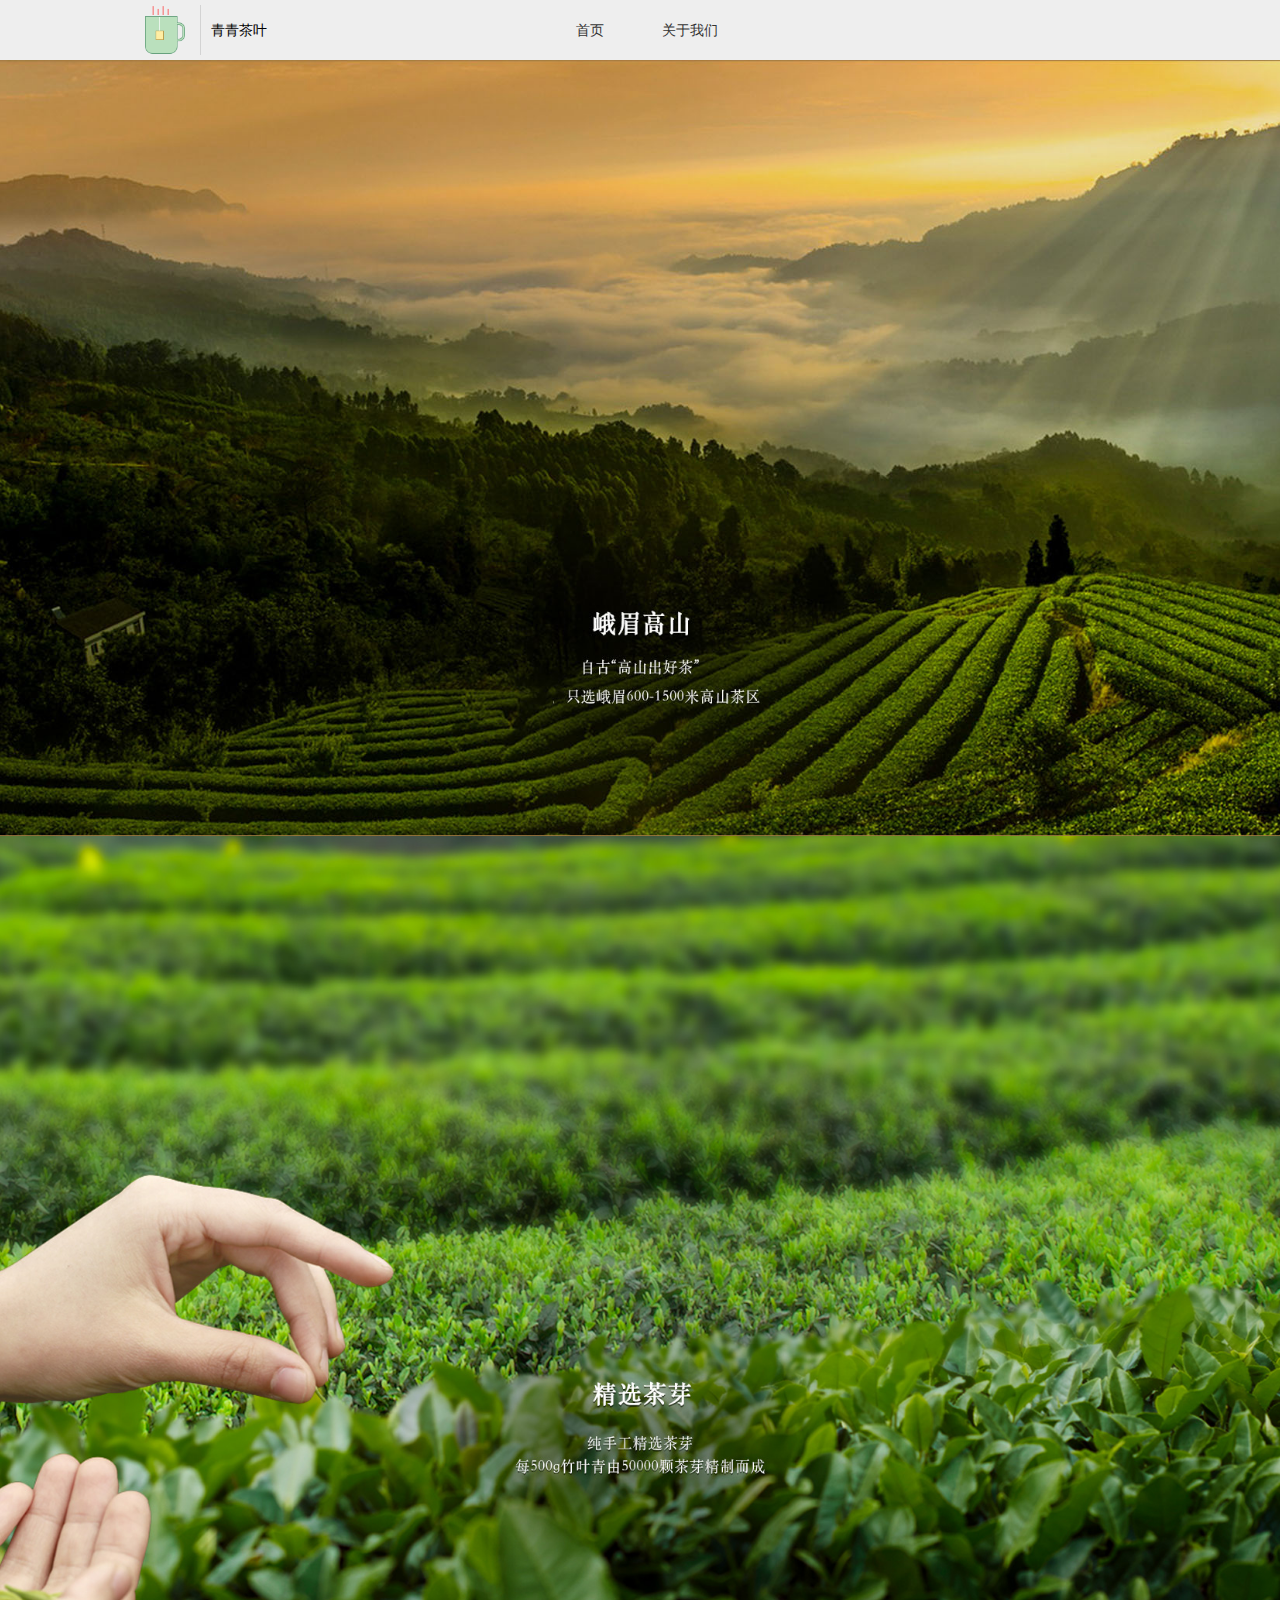
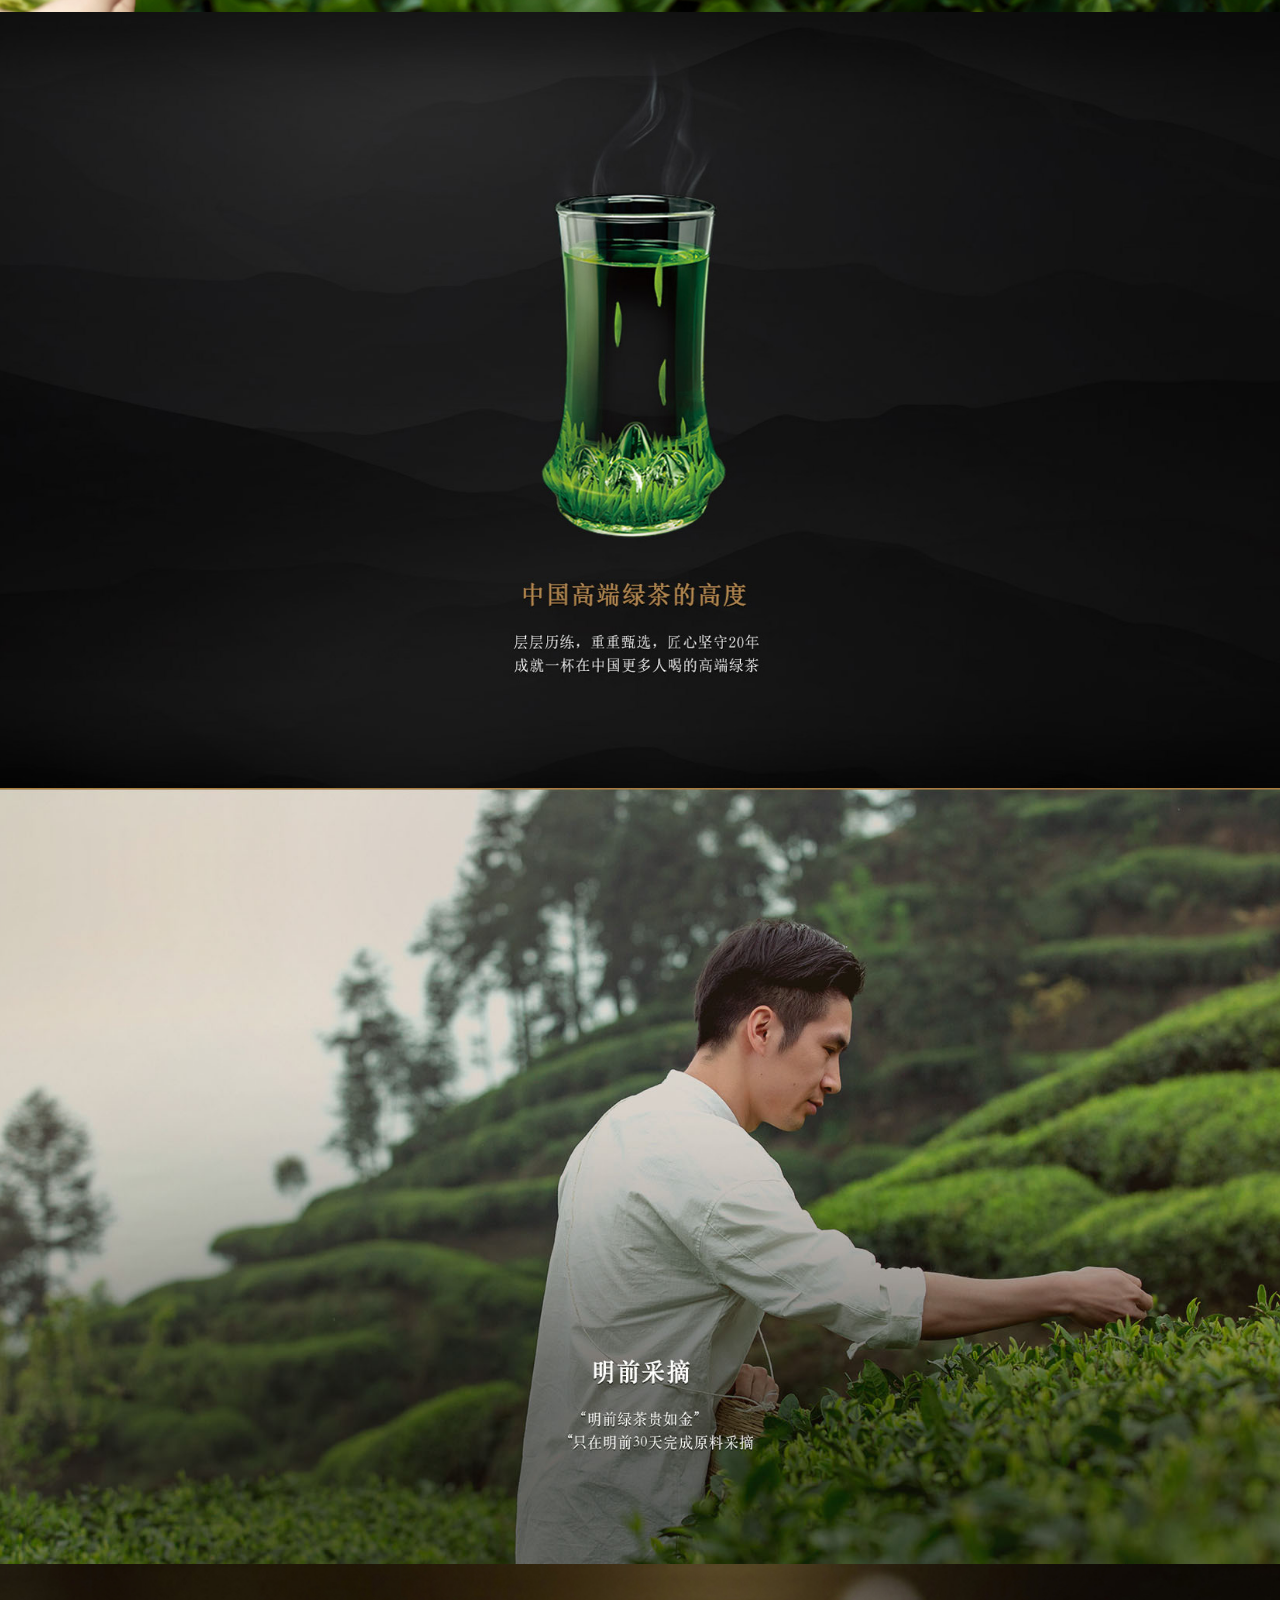
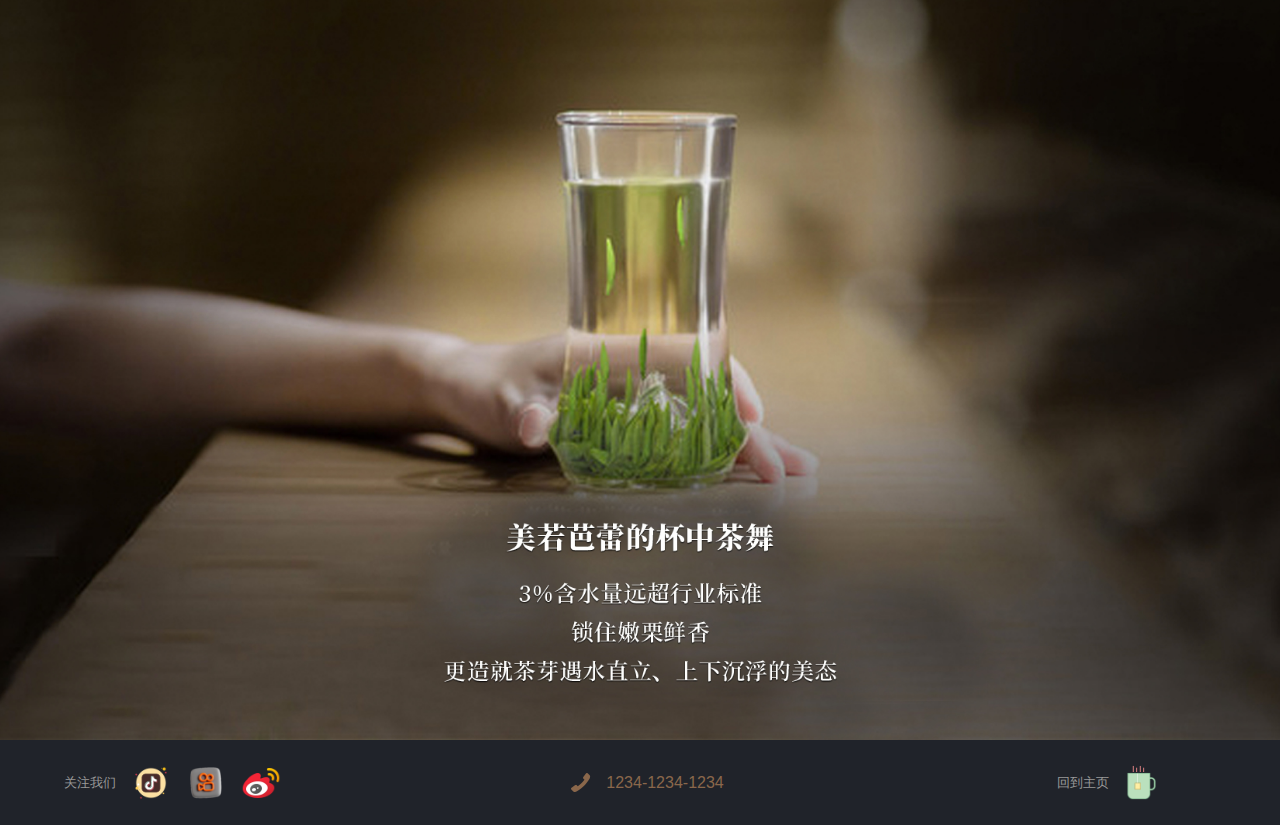
<file: index.html>
<!DOCTYPE html>
<html lang="en">

<head>
    <meta charset="UTF-8">
    <meta http-equiv="X-UA-Compatible" content="IE=edge">
    <meta name="viewport" content="width=device-width, initial-scale=1.0">
    <title>青青茶叶</title>
    <link rel="stylesheet" href="css/index.css">
</head>

<body>
    <header>
        <div class="container">
            <div class="nav_left">
                <img src="img/logo.png" alt="">
                <div class="logo_text">
                    <span>青青茶叶</span>
                </div>
            </div>

            <div id="main">
                <ul id="list">
                    <li>
                        <a href="#">首页</a>
                    </li>
                    <li>
                        <a href="#">关于我们</a>
                        <ul class="two">
                            <li><a href="intro.html">企业概况</a></li>
                            <li><a href="product.html">产品中心</a></li>
                            <li><a href="duty.html">社会责任</a></li>
                        </ul>
                    </li>
                </ul>
            </div>
        </div>
    </header>


    <div class="content">
        <div class="showimg" id="img1"></div>
        <div class="showimg" id="img2"></div>
        <div class="showimg" id="img3"></div>
        <div class="showimg" id="img4"></div>
        <div class="showimg" id="img5"></div>
    </div>

    <footer>
        <div id="footerdiv">
            <div id="link">
                <div id="followus">关注我们</div>
                <a id="tiktok" href="https://www.douyin.com"></a>
                <a id="kuaishou" href="https://www.kuaishou.com/new-reco"></a>
                <a id="weibo" href="https://weibo.com"></a>
            </div>
            <div id="phone">
                <div id="phoneimg"></div>
                <div id="phonenumber">1234-1234-1234</div>
            </div>
            <div id="mainpage">
                <div id="mainpagetext" >回到主页</div>
                <a id="mainpageLogo" href="index.html"></a>
            </div>
        </div>
    </footer>
</body>

</html>
</file>
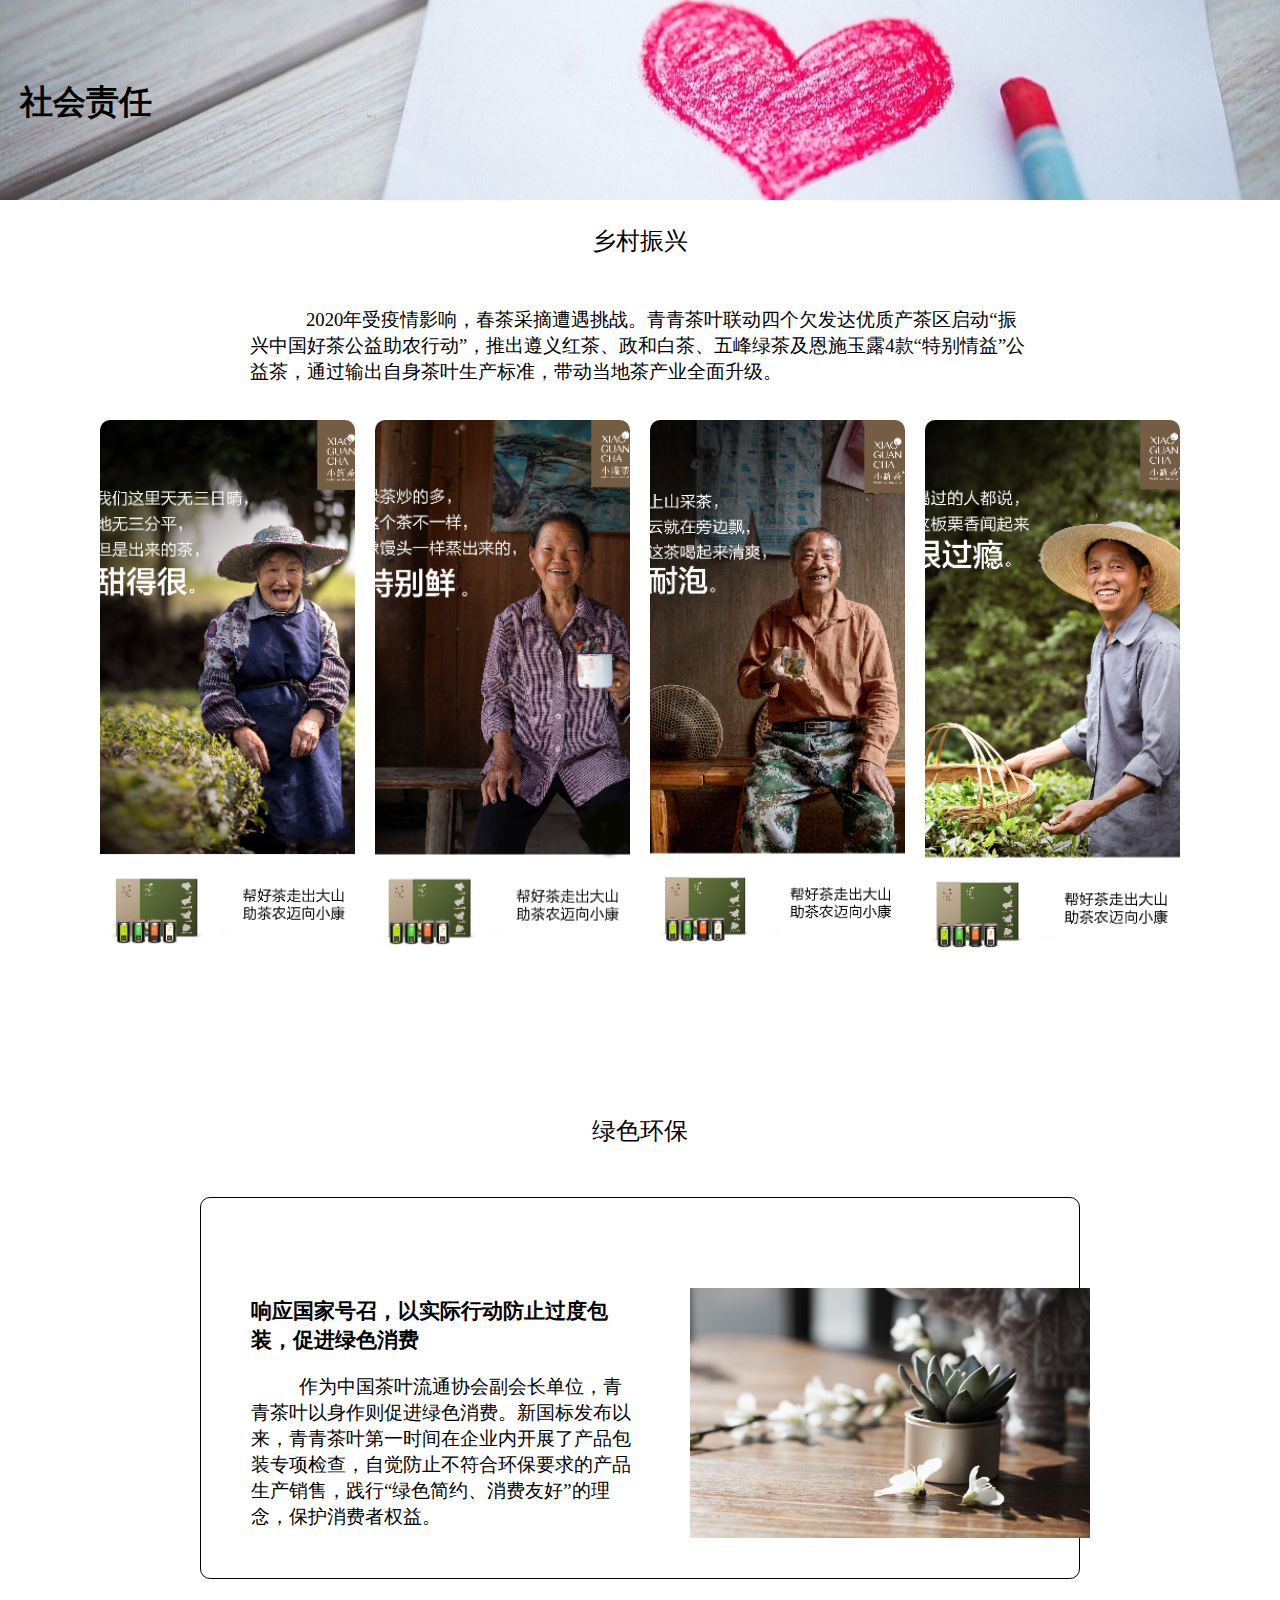
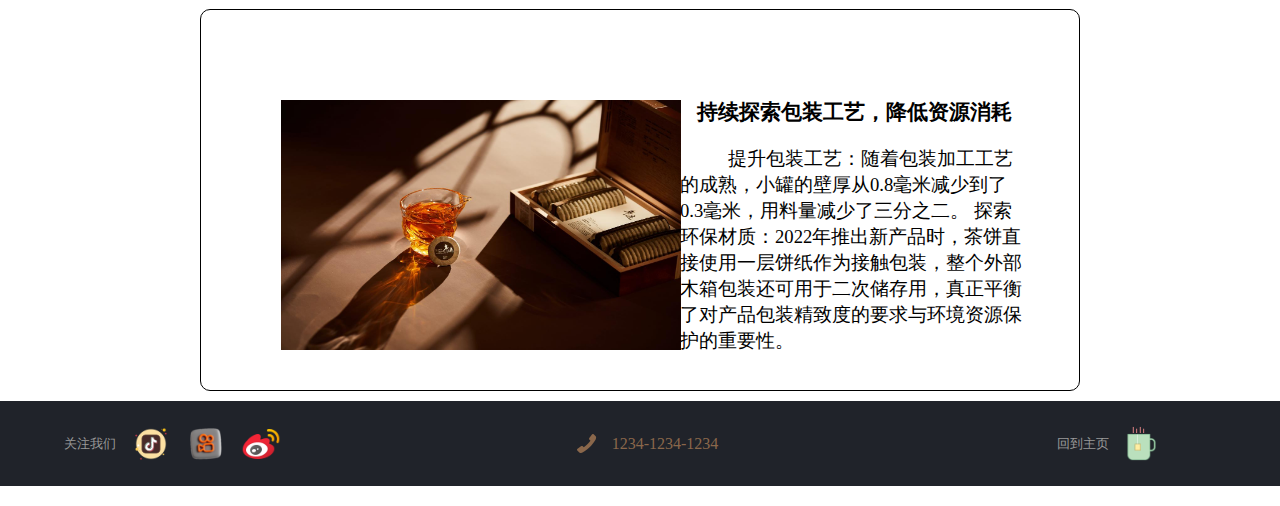
<file: duty.html>
<!DOCTYPE html>
<html lang="en">
<head>
    <meta charset="UTF-8">
    <title>社会责任</title>
    <link rel="stylesheet" href="css/duty.css">
</head>
<body>
<header>
   <span id="headertext">社会责任</span>
</header>

<div class="content">
    <div id="duty1">
        <div id="title1">乡村振兴</div>
        <div id="text1">2020年受疫情影响，春茶采摘遭遇挑战。青青茶叶联动四个欠发达优质产茶区启动“振兴中国好茶公益助农行动”，推出遵义红茶、政和白茶、五峰绿茶及恩施玉露4款“特别情益”公益茶，通过输出自身茶叶生产标准，带动当地茶产业全面升级。</div>
        <div id="box1">
            <div id="pic1"></div>
            <div id="pic2"></div>
            <div id="pic3"></div>
            <div id="pic4"></div>
        </div>
    </div>
    <div id="duty2">
        <div id="title2">绿色环保</div>
        <div id="box2">
            <div id="flow1">
                <div id="left1">
                   <div id="leftTitle1">响应国家号召，以实际行动防止过度包装，促进绿色消费</div>
                    <div id="leftText1">作为中国茶叶流通协会副会长单位，青青茶叶以身作则促进绿色消费。新国标发布以来，青青茶叶第一时间在企业内开展了产品包装专项检查，自觉防止不符合环保要求的产品生产销售，践行“绿色简约、消费友好”的理念，保护消费者权益。</div>
                </div>
                <div id="right1">
                    <img src="img/duty2img1.jpg" width="400px"  height="250px">
                </div>
            </div>
            <div id="flow2">
                <div id="right2">
                    <img src="img/duty2img2.jpg" width="400px" height="250px">
                </div>
                <div id="left2">
                    <div id="leftTitle2">持续探索包装工艺，降低资源消耗</div>
                    <div id="leftText2">提升包装工艺：随着包装加工工艺的成熟，小罐的壁厚从0.8毫米减少到了0.3毫米，用料量减少了三分之二。 探索环保材质：2022年推出新产品时，茶饼直接使用一层饼纸作为接触包装，整个外部木箱包装还可用于二次储存用，真正平衡了对产品包装精致度的要求与环境资源保护的重要性。</div>
                </div>
            </div>
        </div>
    </div>
</div>

<footer>
    <div id="footerdiv">
        <div id="link">
            <div id="followus">关注我们</div>
            <a id="tiktok" href="https://www.douyin.com"></a>
            <a id="kuaishou" href="https://www.kuaishou.com/new-reco"></a>
            <a id="weibo" href="https://weibo.com"></a>
        </div>
        <div id="phone">
            <div id="phoneimg"></div>
            <div id="phonenumber">1234-1234-1234</div>
        </div>
        <div id="mainpage">
            <div id="mainpagetext" >回到主页</div>
            <a id="mainpageLogo" href="index.html"></a>
        </div>
    </div>
</footer>
</body>
</html>
</file>
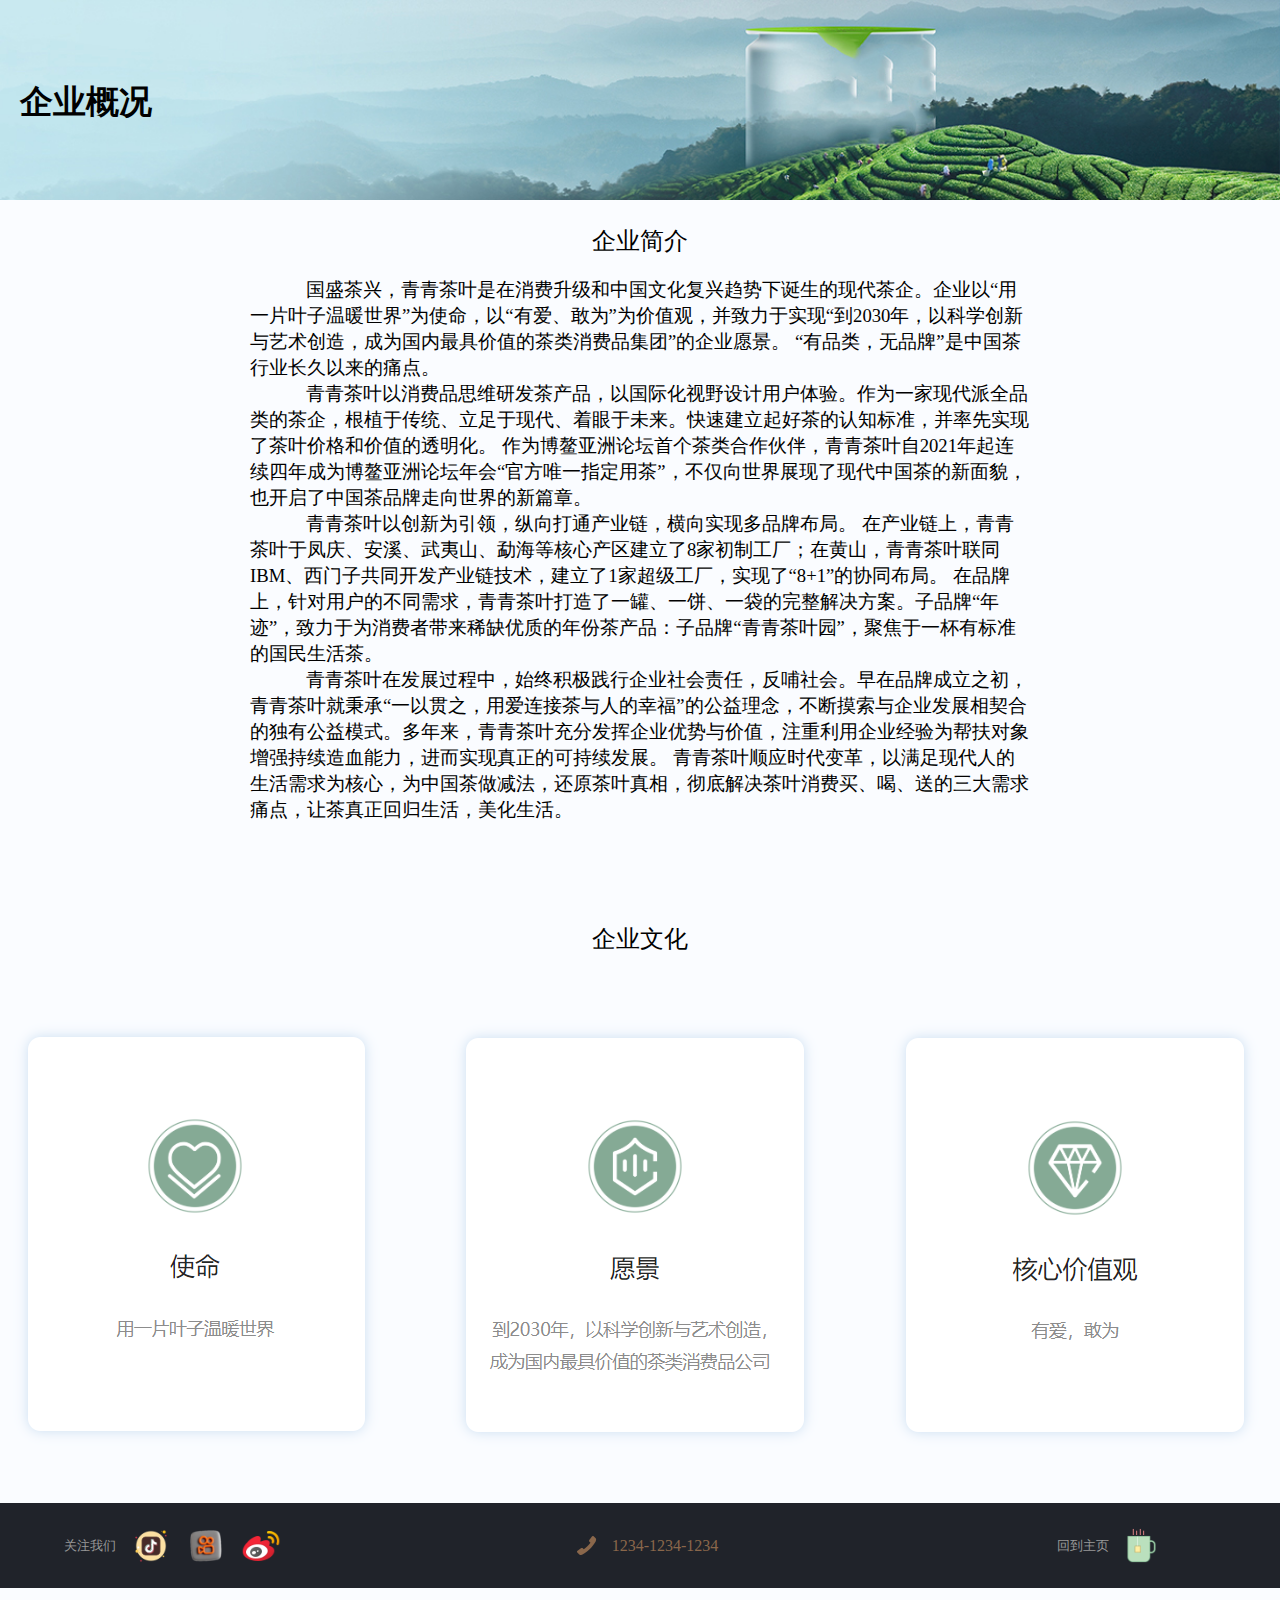
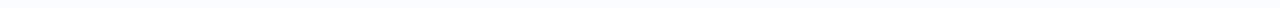
<file: intro.html>
<!DOCTYPE html>
<html lang="en">
<head>
    <meta charset="UTF-8">
    <title>企业概况</title>
    <link rel="stylesheet" href="css/intro.css">
</head>
<body>
<header>
    <span>企业概况</span>
</header>

<div class="content">
    <div id="title1">企业简介</div>
    <div id="text1">
        <div class="word">
            国盛茶兴，青青茶叶是在消费升级和中国文化复兴趋势下诞生的现代茶企。企业以“用一片叶子温暖世界”为使命，以“有爱、敢为”为价值观，并致力于实现“到2030年，以科学创新与艺术创造，成为国内最具价值的茶类消费品集团”的企业愿景。
            “有品类，无品牌”是中国茶行业长久以来的痛点。
        </div>
        <div class="word">
            青青茶叶以消费品思维研发茶产品，以国际化视野设计用户体验。作为一家现代派全品类的茶企，根植于传统、立足于现代、着眼于未来。快速建立起好茶的认知标准，并率先实现了茶叶价格和价值的透明化。
            作为博鳌亚洲论坛首个茶类合作伙伴，青青茶叶自2021年起连续四年成为博鳌亚洲论坛年会“官方唯一指定用茶”，不仅向世界展现了现代中国茶的新面貌，也开启了中国茶品牌走向世界的新篇章。
        </div>
        <div class="word">
            青青茶叶以创新为引领，纵向打通产业链，横向实现多品牌布局。
            在产业链上，青青茶叶于凤庆、安溪、武夷山、勐海等核心产区建立了8家初制工厂；在黄山，青青茶叶联同IBM、西门子共同开发产业链技术，建立了1家超级工厂，实现了“8+1”的协同布局。
            在品牌上，针对用户的不同需求，青青茶叶打造了一罐、一饼、一袋的完整解决方案。子品牌“年迹”，致力于为消费者带来稀缺优质的年份茶产品：子品牌“青青茶叶园”，聚焦于一杯有标准的国民生活茶。
        </div>
        <div class="word">
            青青茶叶在发展过程中，始终积极践行企业社会责任，反哺社会。早在品牌成立之初，青青茶叶就秉承“一以贯之，用爱连接茶与人的幸福”的公益理念，不断摸索与企业发展相契合的独有公益模式。多年来，青青茶叶充分发挥企业优势与价值，注重利用企业经验为帮扶对象增强持续造血能力，进而实现真正的可持续发展。
            青青茶叶顺应时代变革，以满足现代人的生活需求为核心，为中国茶做减法，还原茶叶真相，彻底解决茶叶消费买、喝、送的三大需求痛点，让茶真正回归生活，美化生活。
        </div>
    </div>

    <div id="title2">企业文化</div>
    <div id="text2">
        <div id="box"></div>
    </div>
</div>

<footer>
    <div id="footerdiv">
        <div id="link">
            <div id="followus">关注我们</div>
            <a id="tiktok" href="https://www.douyin.com"></a>
            <a id="kuaishou" href="https://www.kuaishou.com/new-reco"></a>
            <a id="weibo" href="https://weibo.com"></a>
        </div>
        <div id="phone">
            <div id="phoneimg"></div>
            <div id="phonenumber">1234-1234-1234</div>
        </div>
        <div id="mainpage">
            <div id="mainpagetext" >回到主页</div>
            <a id="mainpageLogo" href="index.html"></a>
        </div>
    </div>
</footer>
</body>
</html>
</file>
<file: css/index.css>
/*导入footer样式*/
@import "footer.css";

/*通用设置*/
tbody,
tfoot,
thead,
tr,
th,
td,
textarea,
article,
aside,
audio,
canvas,
figure,
footer,
header,
mark,
menu,
nav,
section,
time,
video ， body,
html {
    margin: 0;
    padding: 0;
}

h1,
h2,
h3,
h4,
h5,
h6 {
    font-size: 100%;
}

article,
aside,
dialog,
figure,
footer,
header,
hgroup,
nav,
section,
blockquote {
    display: block;
}

ul,
ol {
    list-style: none;
}

img {
    border: 0 none;
    vertical-align: top;
}

blockquote,
q {
    quotes: none;
}

blockquote:before,
blockquote:after,
q:before,
q:after {
    content: none;
}

table {
    border-collapse: collapse;
    border-spacing: 0;
}

strong,
em,
i {
    font-style: normal;
    font-weight: normal;
}

ins {
    text-decoration: underline;
}

del {
    text-decoration: line-through;
}

mark {
    background: none;
}

input {
    border: #333;
    background-color: #eee;
}

input::-ms-clear {
    display: none !important;
}

body {
    font: 12px/1.5 \5FAE\8F6F\96C5\9ED1, \5B8B\4F53, "Hiragino Sans GB", STHeiti, "WenQuanYi Micro Hei", "Droid Sans Fallback", SimSun, sans-serif;
    background: #fff;
    font-size: 14px;
}

a {
    text-decoration: none;
    color: #333;
}


ul,
ol {
    margin: 0;
    padding: 0;
}

body {
    margin: 0 !important;
}
/*body*/
body {
    background-color: #eee;
    width: 100%;
}

/*header*/
.container {
    width: 1000px;
    margin: 0 auto;
}

header {
    width: 100%;
    height: 60px;
    z-index: 999;
}

header .container {
    display: flex;
    height: 100%;
}

header .nav_left {
    display: flex;
    width: 400px;
    height: 100%;
}

header .nav_left img {
    width:50px;
    height: 50px;
    margin-top: 5px;
    padding-right: 10px;
    border-right: 1px solid #cccc;
}

header .nav_left .logo_text {
    padding-left: 10px;
    box-sizing: border-box;
    display: flex;
    flex-direction: column;
    justify-content: center;
}

header .container .nav_right {
    width: 600px;
    height: 100%;
}

.two {
    width: 90px;
    height: 80px;
    display: flex;
    flex-direction: column;
    justify-content: center;
}
#main {
    text-align: center;
}

#main a {
    text-decoration: none;
    display: inline-block;
    height: 60px;
    width: 100px;
    line-height: 60px;
}

ul {
    list-style: none;
}

#list {
    display: inline-block;
    margin: 0px;
    padding: 0px;
    vertical-align: bottom;
    height: 60px;
    width: 600px;
}

#list li {
    float: left;
    height: 60px;
    line-height: 60px;
}

a:hover {
    color: #ffff;
}

#list li ul {
    display: none;
    position: absolute;
}

#list li:hover ul {
    display: block;
}

.two {
    z-index: 99999;
    background-color: #ffff;
    height: 180px;
    width: 100px;
}

.two li,
.two li a {
    width: 100px;
    height: 60px;
    line-height: 60px;
    text-align: center;
}

.two li a:hover {
    color: #fff;
}

#list li:hover,
#list>li:hover .two li:hover {
    background-color: #03ae78;
}


/*content*/
.content{
    width: 100%;
    height: 100%;
}
.showimg{
    width: 100%;
    height: 776px;
}
#img1{
    background:url("../img/show1.jpeg") no-repeat center bottom;
    background-size:cover;
}
#img2{
    background:url("../img/show2.jpeg") no-repeat center bottom;
    background-size:cover;
}
#img3{
    background:url("../img/show3.jpeg") no-repeat center bottom;
    background-size:cover;
}
#img4{
    background:url("../img/show4.jpeg") no-repeat center bottom;
    background-size:cover;
}
#img5{
    background:url("../img/show5.jpeg") no-repeat center bottom;
    background-size:cover;
}
</file>
<file: css/duty.css>
/*导入footer样式*/
@import "footer.css";

/*body*/
body{
    width: 100%;
    height: 100%;
    margin: 0;
    padding: 0;
    font-family: serif;
}

/*header*/
header{
    background:url("../img/heart.jpg") no-repeat center bottom;
    background-size: cover;
    width: 100%;
    height: 200px;
}
#headertext{
    position: absolute;
    top:80px;
    left: 20px;
    font-size: 25pt;
    font-weight: bold;
}

/*content*/
.content{
    width: 100%;
    height: 100%;
}

#duty1{
    width: 100%;
    display: flex;
    flex-flow: column nowrap;
    justify-content: center;
    align-items: center;
}
#title1{
    font-size: 18pt;
    margin-top: 25px;
    margin-bottom:50px;
}
#text1{
    margin-left: 250px;
    margin-right: 250px;
    font-weight: lighter;
    font-size: 14pt;
    text-indent: 3em;
}

#box1{
    margin-top: 0;
    margin-left: 400px;
    margin-right: 400px;
    width: 100%;
    height: 600px;
    display: flex;
    flex-flow: row nowrap;
    justify-content: center;
    align-items: center;
}
#pic1{
    border-radius: 10px;
    flex:1;
    width: 300px;
    height: 530px;
    background:url("../img/farmer1.png") no-repeat center bottom;
    background-size: cover;
    margin-left: 100px;
}
#pic2{
    border-radius: 10px;
    flex:1;
    width: 280px;
    height: 530px;
    background:url("../img/farmer2.png") no-repeat center bottom;
    background-size: cover;
    margin-left: 20px;
}
#pic3{
    border-radius: 10px;
    flex:1;
    width: 300px;
    height: 530px;
    background:url("../img/farmer3.png") no-repeat center bottom;
    background-size: cover;
    margin-left: 20px;
}
#pic4{
    border-radius: 10px;
    flex:1;
    width: 300px;
    height: 530px;
    background:url("../img/farmer4.png") no-repeat center bottom;
    background-size: cover;
    margin-left: 20px;
    margin-right: 100px;
}

#duty2{
    margin-top: 50px;
    width: 100%;
    display: flex;
    flex-flow: column nowrap;
    justify-content: center;
    align-items: center;
}
#title2{
    font-size: 18pt;
    margin-top: 80px;
    margin-bottom:50px;
}
#box2{
    margin-left: 200px;
    margin-right: 200px;
}
#flow1{
    border: 1px solid black;
    border-radius: 10px;
    display: flex;
    justify-content: center;
    align-items: center;
    flex-flow: row nowrap;
    margin-bottom: 30px;
    height: 380px;

}
#left1{
    flex:1;
    display: flex;
    justify-content: center;
    align-items: center;
    flex-flow: column nowrap;
    font-size: 14pt;
    margin-left: 50px;
    margin-right: 50px;
}
#leftTitle1{
    font-weight: bold;
    margin-top: 50px;
    margin-bottom: 20px;
    font-size: 16pt;
}
#leftText1{
    text-indent: 3rem;
}
#right1{
    flex:1;
    width:300px;
    height: 200px;
}
#flow2{
    height: 380px;
    border: 1px solid black;
    border-radius: 10px;
    display: flex;
    justify-content: center;
    align-items: center;
    flex-flow: row nowrap;
    margin-bottom: 10px;
}
#left2{
    flex:1;
    display: flex;
    justify-content: center;
    align-items: center;
    flex-flow: column nowrap;
    font-size: 14pt;
    margin-left: 50px;
    margin-right: 50px;
}
#leftTitle2{
    font-weight: bold;
    margin-top: 50px;
    margin-bottom: 20px;
    font-size: 16pt;
}
#leftText2{
    text-indent: 3rem;
}
#right2{
    flex:1;
    width:300px;
    height: 200px;
    margin-left: 80px;

}
</file>
<file: css/intro.css>
/*导入字体和footer样式*/
@import "footer.css";

/*body*/
html{
    margin:0;
    padding: 0;
}
body{
    margin: 0;
    padding: 0;
    width: 100%;
    height: 100%;
    background-color: #FAFCFF;
    font-family: serif;
}

/*header*/
header{
    width: 100%;
    height: 200px;
    background:url("../img/introimg.jpg") no-repeat center bottom;
    background-size:cover;
}
span{
    position: absolute;
    top: 80px;
    left: 20px;
    font-size: 25pt;
    font-weight: bold;
}

/*content*/
.content{
    width: 100%;
    display: flex;
    flex-flow: column;
    align-items: center;
    justify-content: center;
}
#title1{
    font-size: 18pt;
    margin-top: 25px;
    margin-bottom: 20px;
}
.word{
    margin-left: 250px;
    margin-right: 250px;
    font-size: 14pt;
    font-weight: lighter;
    text-indent: 3em;
}

#title2{
    font-size: 18pt;
    margin-top: 100px;
    margin-bottom: 50px;
}
#text2{
    width: 100%;
    margin-bottom: 50px;
}
#box{
    width: 100%;
    height: 448px;
    background:url("../img/introbox.png") no-repeat center bottom;
    background-size:cover;
}
</file>
